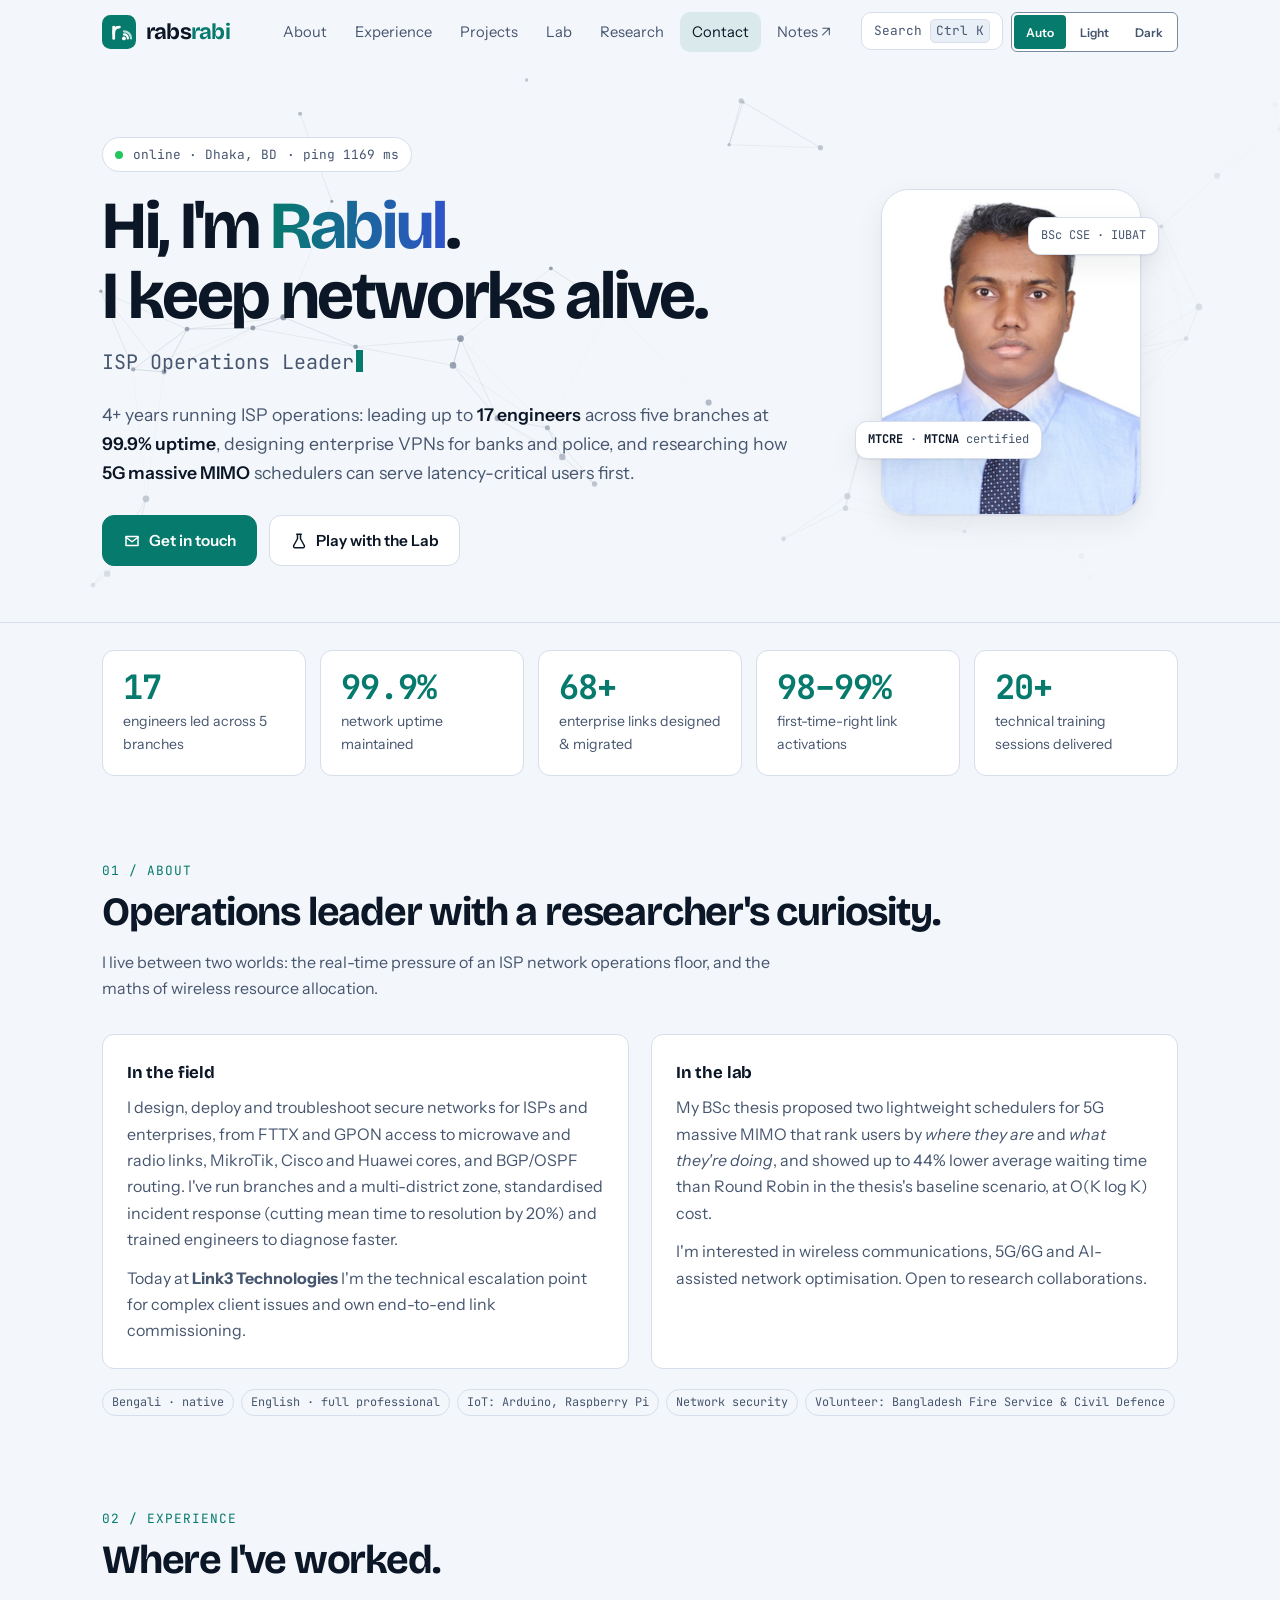
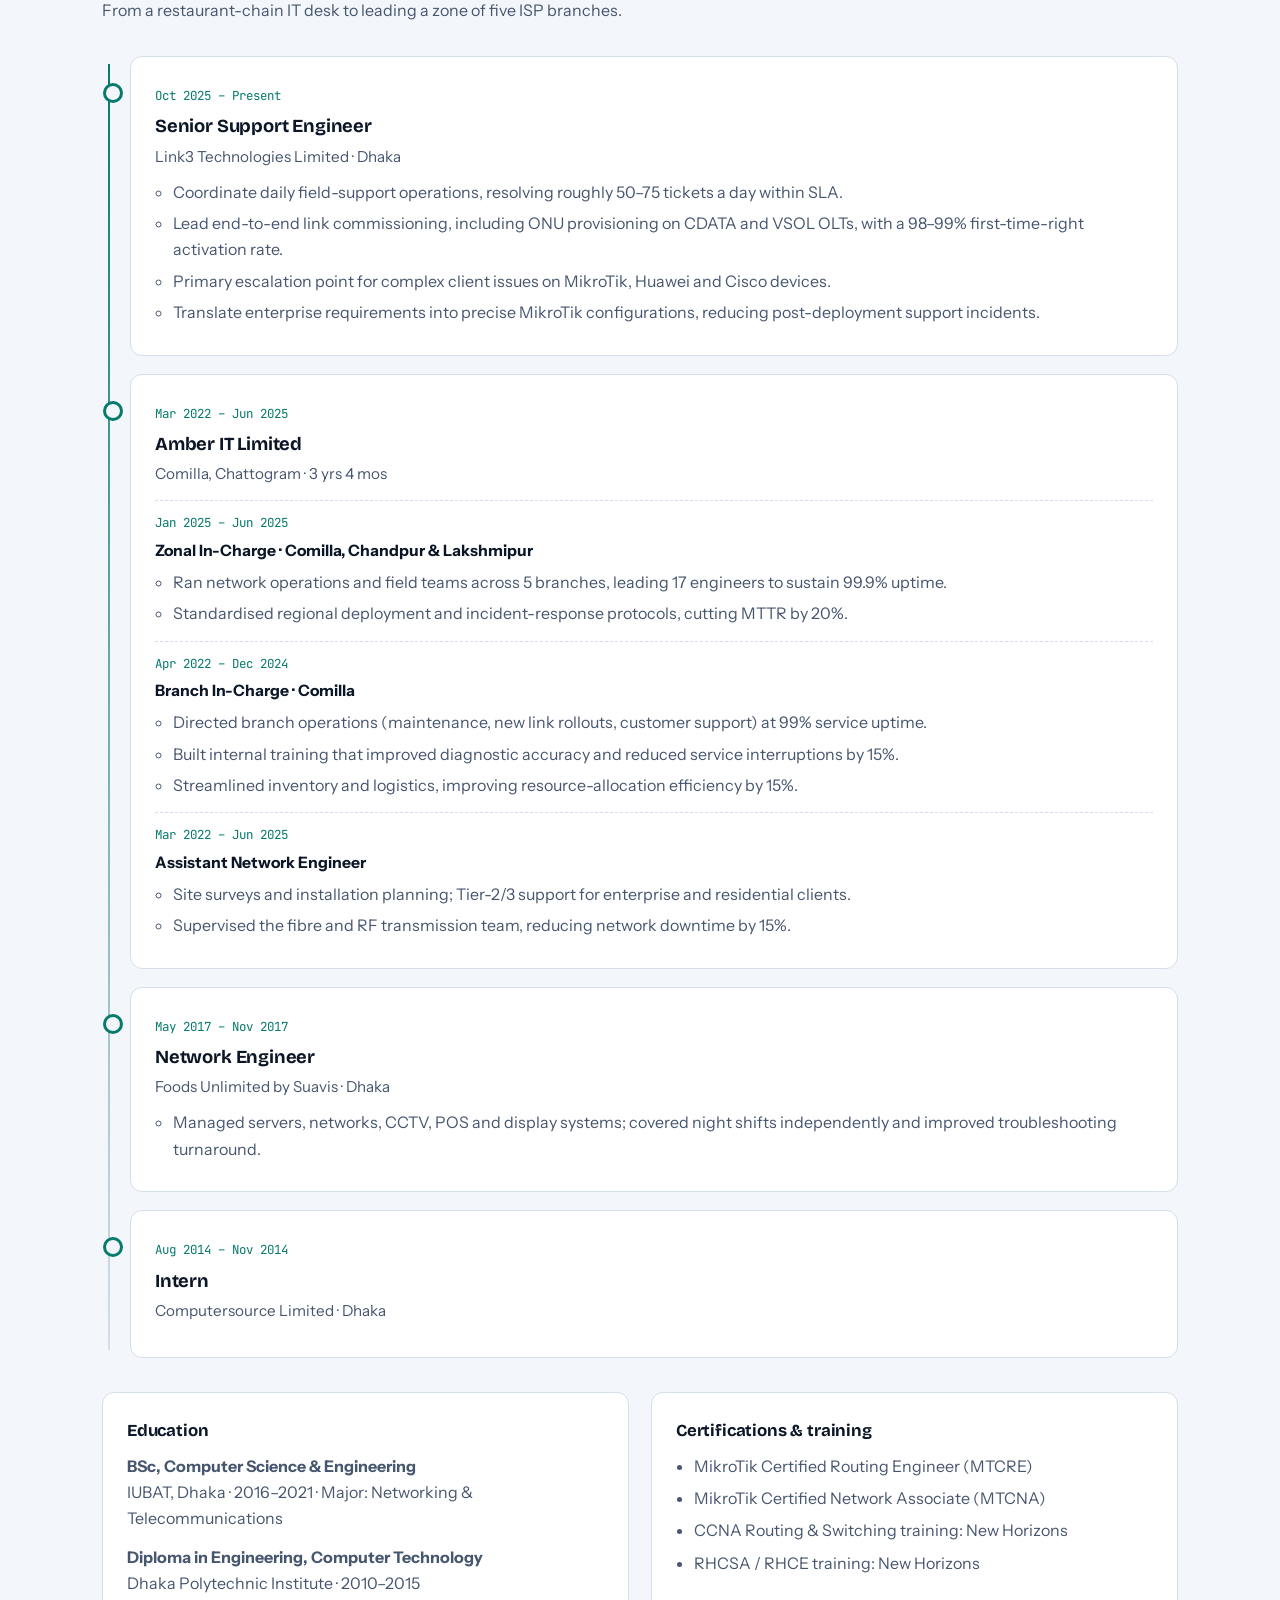
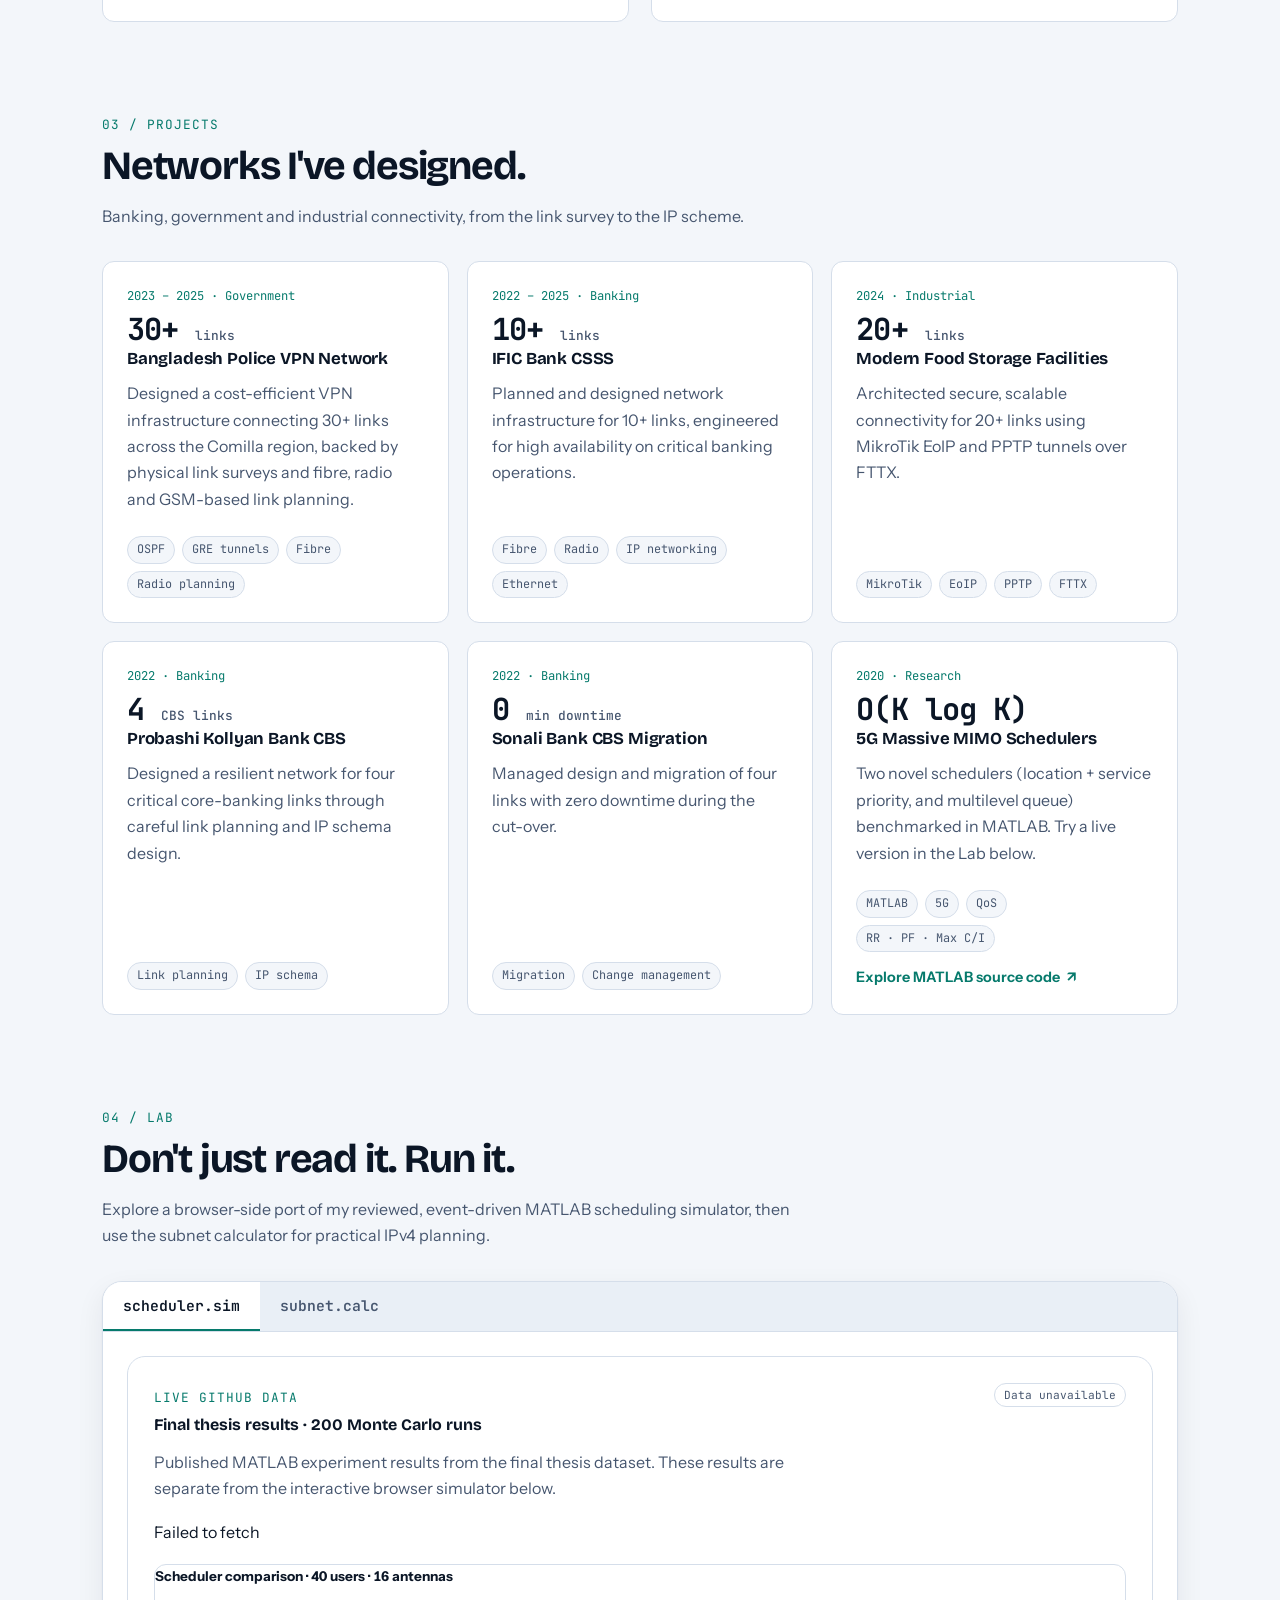
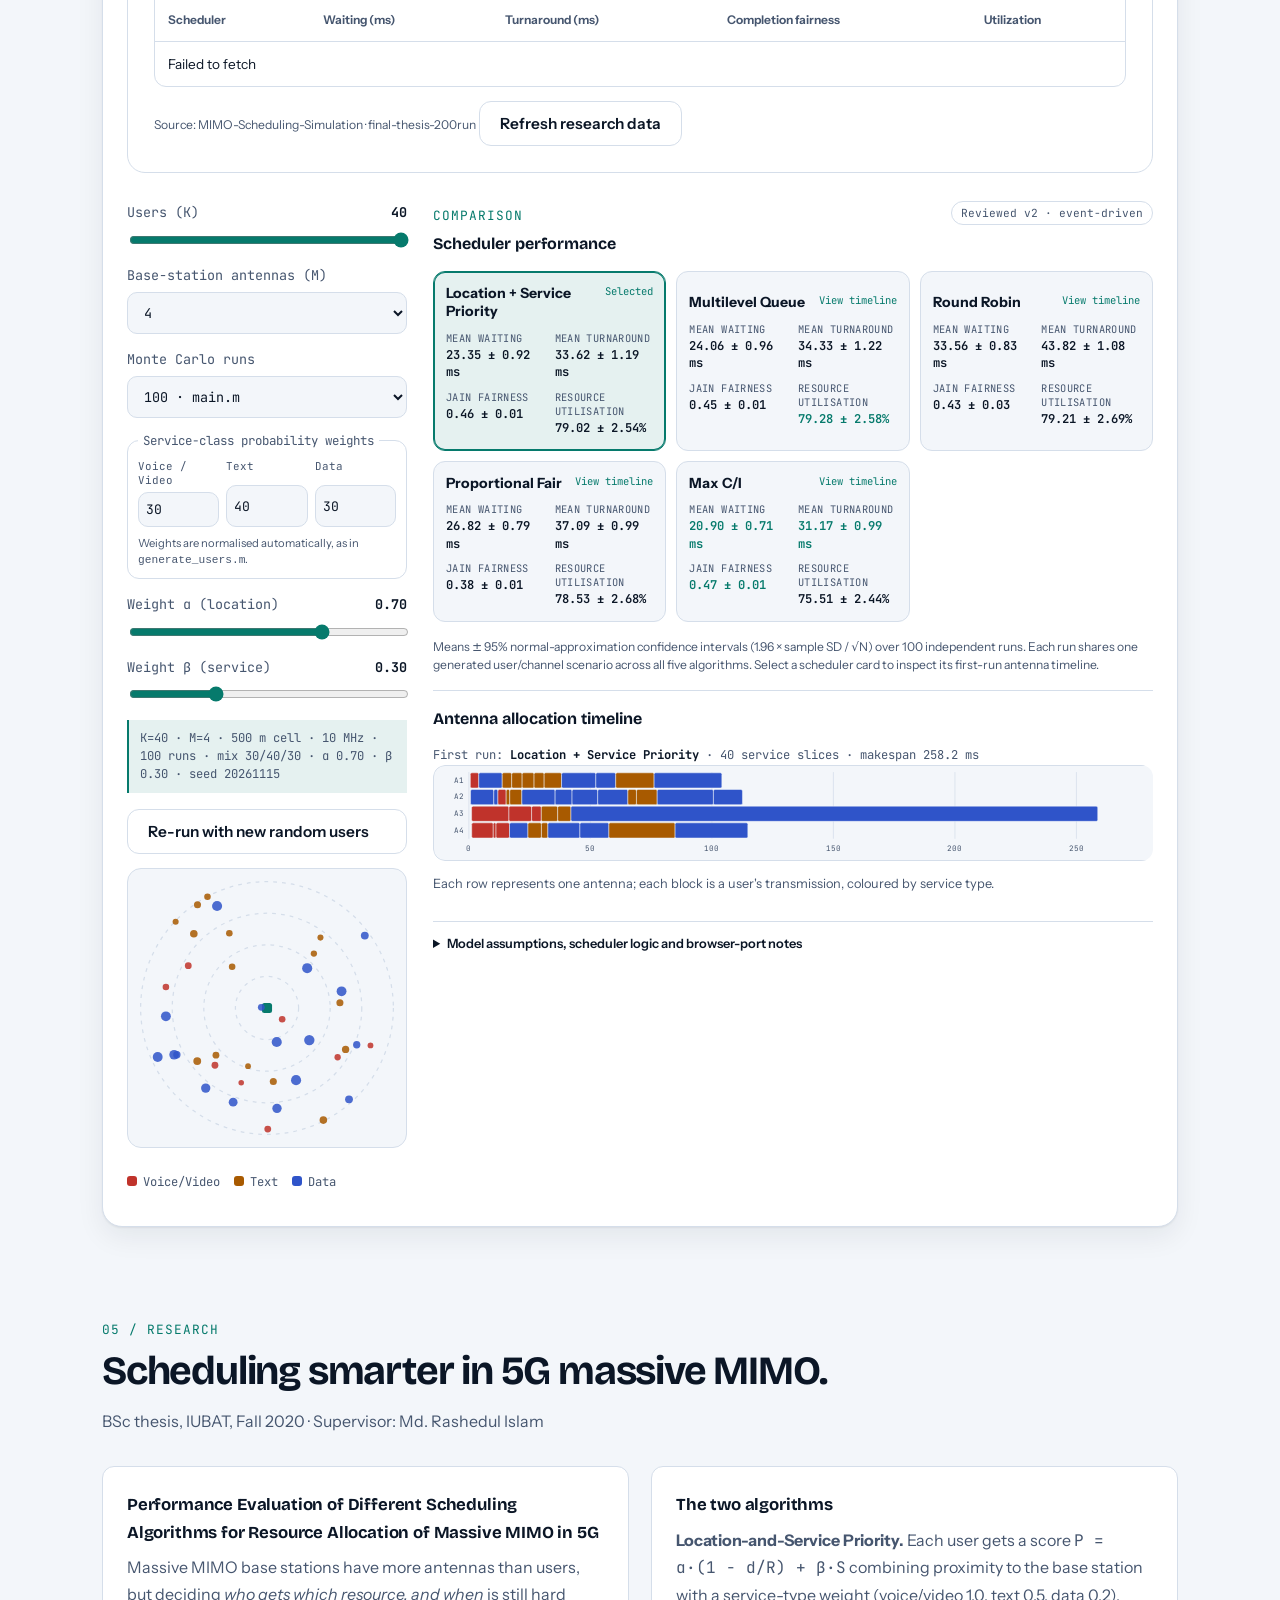
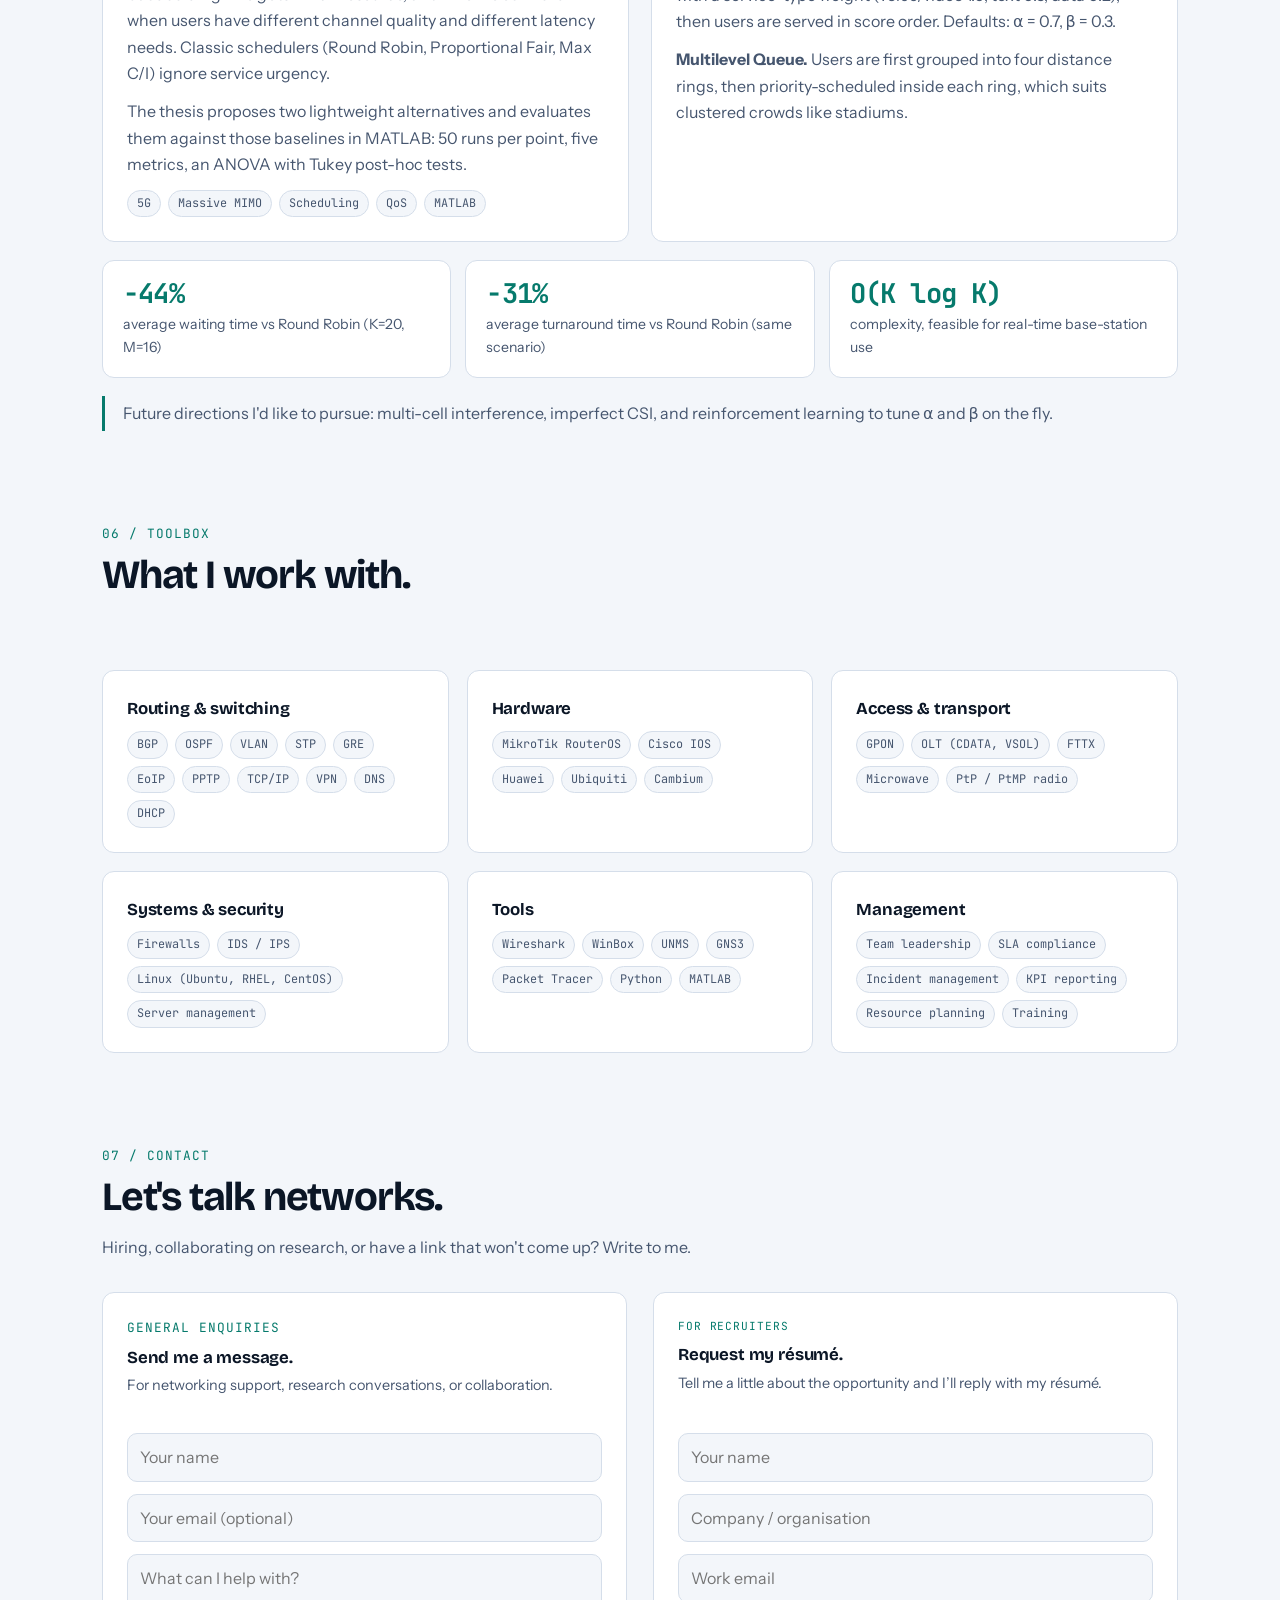
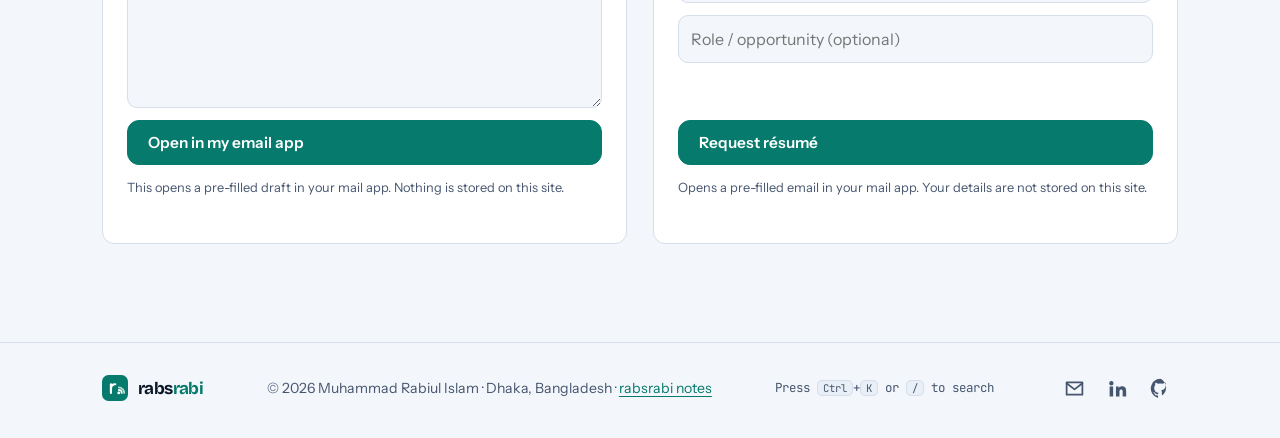
<file: index.html>
<!doctype html>
<html lang="en">
<head>
<meta charset="utf-8">
<meta name="viewport" content="width=device-width, initial-scale=1, viewport-fit=cover">
<title>Rabiul Islam — Network & Telecom Engineer</title>
<meta name="description" content="Rabiul Islam: network and telecommunication engineer, ISP operations lead and 5G massive MIMO researcher from Dhaka, Bangladesh. MikroTik MTCRE certified.">
<meta name="author" content="Muhammad Rabiul Islam">
<link rel="canonical" href="https://rabsrabi.com/">
<meta name="color-scheme" content="light dark">
<meta name="theme-color" content="#F3F6FA" media="(prefers-color-scheme: light)">
<meta name="theme-color" content="#080D17" media="(prefers-color-scheme: dark)">

<link rel="icon" href="/favicon.svg" type="image/svg+xml">
<link rel="icon" href="/favicon-32.png" sizes="32x32" type="image/png">
<link rel="apple-touch-icon" href="/apple-touch-icon.png">
<link rel="manifest" href="/site.webmanifest">

<meta property="og:type" content="website">
<meta property="og:site_name" content="Rabiul Islam">
<meta property="og:title" content="Rabiul Islam — Network & Telecom Engineer">
<meta property="og:description" content="ISP operations, MikroTik/Cisco/Huawei networks, and 5G massive MIMO scheduling research.">
<meta property="og:url" content="https://rabsrabi.com/">
<meta property="og:image" content="https://rabsrabi.com/og-image.png">
<meta name="twitter:card" content="summary_large_image">

<link rel="preconnect" href="https://fonts.googleapis.com">
<link rel="preconnect" href="https://fonts.gstatic.com" crossorigin>
<link rel="stylesheet" href="https://fonts.googleapis.com/css2?family=Bricolage+Grotesque:wght@500;600;700;800&family=Instrument+Sans:wght@400;500;600;700&family=JetBrains+Mono:wght@400;500;600&display=swap">
<link rel="stylesheet" href="/assets/brand/tokens.css">
<script>window.RABS_BRAND = { palette: false };</script>
<script src="/assets/brand/brand.js"></script>
<link rel="stylesheet" href="/assets/style.css?v=brand-20261118">

<script type="application/ld+json">
{
  "@context": "https://schema.org",
  "@type": "Person",
  "name": "Muhammad Rabiul Islam",
  "alternateName": "Rabiul Islam",
  "url": "https://rabsrabi.com/",
  "image": "https://rabsrabi.com/assets/photo.jpg",
  "jobTitle": "Senior Support Engineer",
  "worksFor": { "@type": "Organization", "name": "Link3 Technologies Limited" },
  "alumniOf": { "@type": "CollegeOrUniversity", "name": "International University of Business Agriculture and Technology" },
  "address": { "@type": "PostalAddress", "addressLocality": "Dhaka", "addressCountry": "BD" },
  "sameAs": ["https://www.linkedin.com/in/rabsrabi26", "https://github.com/rabsrabi26"],
  "knowsAbout": ["ISP operations", "MikroTik RouterOS", "BGP", "OSPF", "GPON", "5G massive MIMO", "Network design"]
}
</script>
</head>
<body>
<a class="skip" href="#main">Skip to content</a>

<header class="nav" id="nav">
  <div class="wrap nav-in">
    <a class="lockup" href="#top" aria-label="rabsrabi, home">
      <svg class="mark" aria-hidden="true"><use href="#rs-mark"/></svg>
      <span class="wm">rabs<i>rabi</i></span>
    </a>
    <nav class="links" id="links" aria-label="Primary">
      <a href="#about">About</a>
      <a href="#experience">Experience</a>
      <a href="#projects">Projects</a>
      <a href="#lab">Lab</a>
      <a href="#research">Research</a>
      <a href="#contact">Contact</a>
      <a href="https://blog.rabsrabi.com/">Notes <span aria-hidden="true">&nearr;</span></a>
      <div class="seg seg-menu" role="group" aria-label="Theme">
        <button type="button" data-theme-choice="auto" aria-pressed="true">Auto</button>
        <button type="button" data-theme-choice="light" aria-pressed="false">Light</button>
        <button type="button" data-theme-choice="dark" aria-pressed="false">Dark</button>
      </div>
    </nav>
    <div class="tools">
      <button class="kbd-btn" id="palBtn" aria-label="Open site search" aria-haspopup="dialog" aria-controls="palBg" aria-expanded="false"><span>Search</span><kbd>Ctrl K</kbd></button>
      <div class="seg seg-head" role="group" aria-label="Theme">
        <button type="button" data-theme-choice="auto" aria-pressed="true">Auto</button>
        <button type="button" data-theme-choice="light" aria-pressed="false">Light</button>
        <button type="button" data-theme-choice="dark" aria-pressed="false">Dark</button>
      </div>
      <button class="icon-btn menu-btn" id="menuBtn" aria-label="Menu" aria-expanded="false" aria-controls="links">
        <svg viewBox="0 0 24 24" fill="none" stroke="currentColor" stroke-width="2" stroke-linecap="round"><path d="M4 7h16M4 12h16M4 17h16"/></svg>
      </button>
    </div>
  </div>
</header>

<main id="main">
<!-- ================= HERO ================= -->
<div class="hero" id="top">
  <canvas id="net" aria-hidden="true"></canvas>
  <div class="wrap hero-in">
    <div>
      <span class="chip"><i class="dot"></i><span>online · Dhaka, BD</span><span class="dim" id="ping">· ping …</span></span>
      <h1>Hi, I'm <span class="grad">Rabiul</span>.<br>I keep networks alive.</h1>
      <div class="role" aria-live="off"><span id="typed">Network &amp; Telecom Engineer</span><span class="caret"></span></div>
      <p class="lede">4+ years running ISP operations: leading up to <strong>17 engineers</strong> across five branches at <strong>99.9% uptime</strong>, designing enterprise VPNs for banks and police, and researching how <strong>5G massive&nbsp;MIMO</strong> schedulers can serve latency-critical users first.</p>
      <div class="cta">
        <a class="btn primary" href="#contact"><svg viewBox="0 0 24 24" fill="none" stroke="currentColor" stroke-width="2" stroke-linecap="round" stroke-linejoin="round"><path d="M4 6h16v12H4z"/><path d="m4 7 8 6 8-6"/></svg>Get in touch</a>
        <a class="btn" href="#lab"><svg viewBox="0 0 24 24" fill="none" stroke="currentColor" stroke-width="2" stroke-linecap="round" stroke-linejoin="round"><path d="M9 3h6M10 3v6l-5 9a2 2 0 0 0 2 3h10a2 2 0 0 0 2-3l-5-9V3"/></svg>Play with the Lab</a>
      </div>
    </div>
    <div class="portrait" id="portrait">
      <div class="frame">
        <img src="/assets/photo.jpg" width="640" height="800" alt="Portrait of Rabiul Islam in a blue shirt and navy tie" fetchpriority="high">
        <div class="mono-fallback" aria-hidden="true">RI</div>
      </div>
      <span class="badge a"><b>MTCRE</b> · <b>MTCNA</b> certified</span>
      <span class="badge b">BSc CSE · IUBAT</span>
    </div>
  </div>
</div>

<div class="wrap">
  <div class="stats" id="stats">
    <div class="stat rv"><div class="n"><span data-count="17">0</span></div><div class="l">engineers led across 5 branches</div></div>
    <div class="stat rv"><div class="n"><span data-count="99.9" data-dec="1">0</span>%</div><div class="l">network uptime maintained</div></div>
    <div class="stat rv"><div class="n"><span data-count="68">0</span>+</div><div class="l">enterprise links designed &amp; migrated</div></div>
    <div class="stat rv"><div class="n"><span data-count="98">0</span>–99%</div><div class="l">first-time-right link activations</div></div>
    <div class="stat rv"><div class="n"><span data-count="20">0</span>+</div><div class="l">technical training sessions delivered</div></div>
  </div>
</div>

<!-- ================= ABOUT ================= -->
<section id="about"><div class="wrap">
  <div class="eyebrow">01 / about</div>
  <h2>Operations leader with a researcher's curiosity.</h2>
  <p class="sub">I live between two worlds: the real-time pressure of an ISP network operations floor, and the maths of wireless resource allocation.</p>
  <div class="grid2">
    <div class="card rv">
      <h3>In the field</h3>
      <p>I design, deploy and troubleshoot secure networks for ISPs and enterprises, from FTTX and GPON access to microwave and radio links, MikroTik, Cisco and Huawei cores, and BGP/OSPF routing. I've run branches and a multi-district zone, standardised incident response (cutting mean time to resolution by 20%) and trained engineers to diagnose faster.</p>
      <p>Today at <strong>Link3 Technologies</strong> I'm the technical escalation point for complex client issues and own end-to-end link commissioning.</p>
    </div>
    <div class="card rv">
      <h3>In the lab</h3>
      <p>My BSc thesis proposed two lightweight schedulers for 5G massive MIMO that rank users by <em>where they are</em> and <em>what they're doing</em>, and showed up to 44% lower average waiting time than Round Robin in the thesis's baseline scenario, at O(K log K) cost.</p>
      <p>I'm interested in wireless communications, 5G/6G and AI-assisted network optimisation. Open to research collaborations.</p>
    </div>
  </div>
  <div class="tags rv" style="margin-top:20px">
    <span class="tag">Bengali · native</span><span class="tag">English · full professional</span>
    <span class="tag">IoT: Arduino, Raspberry Pi</span><span class="tag">Network security</span>
    <span class="tag">Volunteer: Bangladesh Fire Service &amp; Civil Defence</span>
  </div>
</div></section>

<!-- ================= EXPERIENCE ================= -->
<section id="experience"><div class="wrap">
  <div class="eyebrow">02 / experience</div>
  <h2>Where I've worked.</h2>
  <p class="sub">From a restaurant-chain IT desk to leading a zone of five ISP branches.</p>
  <ol class="tl">
    <li class="card rv">
      <span class="when">Oct 2025 – Present</span>
      <h3>Senior Support Engineer</h3>
      <div class="org">Link3 Technologies Limited · Dhaka</div>
      <ul>
        <li>Coordinate daily field-support operations, resolving roughly 50–75 tickets a day within SLA.</li>
        <li>Lead end-to-end link commissioning, including ONU provisioning on CDATA and VSOL OLTs, with a 98–99% first-time-right activation rate.</li>
        <li>Primary escalation point for complex client issues on MikroTik, Huawei and Cisco devices.</li>
        <li>Translate enterprise requirements into precise MikroTik configurations, reducing post-deployment support incidents.</li>
      </ul>
    </li>
    <li class="card rv">
      <span class="when">Mar 2022 – Jun 2025</span>
      <h3>Amber IT Limited</h3>
      <div class="org">Comilla, Chattogram · 3 yrs 4 mos</div>
      <div class="subrole">
        <span class="when">Jan 2025 – Jun 2025</span>
        <h4>Zonal In-Charge · Comilla, Chandpur &amp; Lakshmipur</h4>
        <ul>
          <li>Ran network operations and field teams across 5 branches, leading 17 engineers to sustain 99.9% uptime.</li>
          <li>Standardised regional deployment and incident-response protocols, cutting MTTR by 20%.</li>
        </ul>
      </div>
      <div class="subrole">
        <span class="when">Apr 2022 – Dec 2024</span>
        <h4>Branch In-Charge · Comilla</h4>
        <ul>
          <li>Directed branch operations (maintenance, new link rollouts, customer support) at 99% service uptime.</li>
          <li>Built internal training that improved diagnostic accuracy and reduced service interruptions by 15%.</li>
          <li>Streamlined inventory and logistics, improving resource-allocation efficiency by 15%.</li>
        </ul>
      </div>
      <div class="subrole">
        <span class="when">Mar 2022 – Jun 2025</span>
        <h4>Assistant Network Engineer</h4>
        <ul>
          <li>Site surveys and installation planning; Tier-2/3 support for enterprise and residential clients.</li>
          <li>Supervised the fibre and RF transmission team, reducing network downtime by 15%.</li>
        </ul>
      </div>
    </li>
    <li class="card rv">
      <span class="when">May 2017 – Nov 2017</span>
      <h3>Network Engineer</h3>
      <div class="org">Foods Unlimited by Suavis · Dhaka</div>
      <ul><li>Managed servers, networks, CCTV, POS and display systems; covered night shifts independently and improved troubleshooting turnaround.</li></ul>
    </li>
    <li class="card rv">
      <span class="when">Aug 2014 – Nov 2014</span>
      <h3>Intern</h3>
      <div class="org">Computersource Limited · Dhaka</div>
    </li>
  </ol>

  <div class="grid2" style="margin-top:34px">
    <div class="card rv">
      <h3>Education</h3>
      <p><strong>BSc, Computer Science &amp; Engineering</strong><br>IUBAT, Dhaka · 2016–2021 · Major: Networking &amp; Telecommunications</p>
      <p><strong>Diploma in Engineering, Computer Technology</strong><br>Dhaka Polytechnic Institute · 2010–2015</p>
    </div>
    <div class="card rv">
      <h3>Certifications &amp; training</h3>
      <ul class="list-plain">
        <li>MikroTik Certified Routing Engineer (MTCRE)</li>
        <li>MikroTik Certified Network Associate (MTCNA)</li>
        <li>CCNA Routing &amp; Switching training: New Horizons</li>
        <li>RHCSA / RHCE training: New Horizons</li>
      </ul>
    </div>
  </div>
</div></section>

<!-- ================= PROJECTS ================= -->
<section id="projects"><div class="wrap">
  <div class="eyebrow">03 / projects</div>
  <h2>Networks I've designed.</h2>
  <p class="sub">Banking, government and industrial connectivity, from the link survey to the IP scheme.</p>
  <div class="projects">
    <article class="card proj rv">
      <div class="meta">2023 – 2025 · Government</div>
      <div class="big">30+ <small>links</small></div>
      <h3>Bangladesh Police VPN Network</h3>
      <p>Designed a cost-efficient VPN infrastructure connecting 30+ links across the Comilla region, backed by physical link surveys and fibre, radio and GSM-based link planning.</p>
      <div class="tags"><span class="tag">OSPF</span><span class="tag">GRE tunnels</span><span class="tag">Fibre</span><span class="tag">Radio planning</span></div>
    </article>
    <article class="card proj rv">
      <div class="meta">2022 – 2025 · Banking</div>
      <div class="big">10+ <small>links</small></div>
      <h3>IFIC Bank CSSS</h3>
      <p>Planned and designed network infrastructure for 10+ links, engineered for high availability on critical banking operations.</p>
      <div class="tags"><span class="tag">Fibre</span><span class="tag">Radio</span><span class="tag">IP networking</span><span class="tag">Ethernet</span></div>
    </article>
    <article class="card proj rv">
      <div class="meta">2024 · Industrial</div>
      <div class="big">20+ <small>links</small></div>
      <h3>Modern Food Storage Facilities</h3>
      <p>Architected secure, scalable connectivity for 20+ links using MikroTik EoIP and PPTP tunnels over FTTX.</p>
      <div class="tags"><span class="tag">MikroTik</span><span class="tag">EoIP</span><span class="tag">PPTP</span><span class="tag">FTTX</span></div>
    </article>
    <article class="card proj rv">
      <div class="meta">2022 · Banking</div>
      <div class="big">4 <small>CBS links</small></div>
      <h3>Probashi Kollyan Bank CBS</h3>
      <p>Designed a resilient network for four critical core-banking links through careful link planning and IP schema design.</p>
      <div class="tags"><span class="tag">Link planning</span><span class="tag">IP schema</span></div>
    </article>
    <article class="card proj rv">
      <div class="meta">2022 · Banking</div>
      <div class="big">0 <small>min downtime</small></div>
      <h3>Sonali Bank CBS Migration</h3>
      <p>Managed design and migration of four links with zero downtime during the cut-over.</p>
      <div class="tags"><span class="tag">Migration</span><span class="tag">Change management</span></div>
    </article>
    <article class="card proj rv">
      <div class="meta">2020 · Research</div>
      <div class="big">O(K log K)</div>
      <h3>5G Massive MIMO Schedulers</h3>
      <p>Two novel schedulers (location + service priority, and multilevel queue) benchmarked in MATLAB. Try a live version in the Lab below.</p>
      <div class="tags"><span class="tag">MATLAB</span><span class="tag">5G</span><span class="tag">QoS</span><span class="tag">RR · PF · Max C/I</span></div>
      <a class="project-link" href="https://github.com/rabsrabi26/MIMO-Scheduling-Simulation" target="_blank" rel="noopener noreferrer">Explore MATLAB source code <span aria-hidden="true">↗</span></a>
    </article>
  </div>
</div></section>

<!-- ================= LAB ================= -->
<section id="lab"><div class="wrap">
  <div class="eyebrow">04 / lab</div>
  <h2>Don't just read it. Run it.</h2>
  <p class="sub">Explore a browser-side port of my reviewed, event-driven MATLAB scheduling simulator, then use the subnet calculator for practical IPv4 planning.</p>

  <div class="lab rv">
    <div class="tabs" role="tablist" aria-label="Lab tools">
      <button role="tab" id="tab-sim" aria-selected="true" aria-controls="pane-sim">scheduler.sim</button>
      <button role="tab" id="tab-sub" aria-selected="false" aria-controls="pane-sub" tabindex="-1">subnet.calc</button>
    </div>

    <!-- simulator -->
    <div class="pane on" id="pane-sim" role="tabpanel" aria-labelledby="tab-sim">
                  <!-- Live MATLAB research results -->
      <section class="research-live" aria-labelledby="research-live-title">
        <div class="results-heading">
          <div>
            <span class="eyebrow">Live GitHub data</span>
            <h3 id="research-live-title">Final thesis results · 200 Monte Carlo runs</h3>
          </div>
          <span class="sim-tag" id="researchStatus">Connecting to GitHub…</span>
        </div>

        <p class="sub">
          Published MATLAB experiment results from the final thesis dataset.
          These results are separate from the interactive browser simulator below.
        </p>

        <div class="result-grid" id="researchSummary" aria-live="polite">
          <p class="note">Loading research data…</p>
        </div>

        <div class="mini scroll-x" style="margin-top:18px">
          <table class="rtable" id="researchTable">
            <caption>Scheduler comparison · 40 users · 16 antennas</caption>
            <thead>
              <tr>
                <th>Scheduler</th>
                <th>Waiting (ms)</th>
                <th>Turnaround (ms)</th>
                <th>Completion fairness</th>
                <th>Utilization</th>
              </tr>
            </thead>
            <tbody>
              <tr><td colspan="5">Waiting for GitHub data…</td></tr>
            </tbody>
          </table>
        </div>

        <div class="row" style="justify-content:space-between;align-items:center;margin-top:14px">
          <small class="sim-meta" id="researchUpdated">Source: MIMO-Scheduling-Simulation · final-thesis-200run</small>
          <button class="btn" id="refreshResearch" type="button">Refresh research data</button>
        </div>
      </section>
      <div class="sim">
        <aside class="ctrl" aria-label="Simulation settings">
          <label><span>Users (K) <b id="vK">40</b></span><input type="range" id="K" min="10" max="40" step="10" value="40"></label>
          <label><span>Base-station antennas (M)</span><select id="M"><option value="4" selected>4</option><option value="8">8</option><option value="16">16 · main.m</option><option value="32">32</option><option value="64">64</option></select></label>
          <label><span>Monte Carlo runs</span><select id="Runs"><option value="50">50 · sensitivity study</option><option value="100" selected>100 · main.m</option></select></label>
          <fieldset class="mix-control">
            <legend>Service-class probability weights</legend>
            <div class="mix-grid">
              <label for="P0">Voice / Video<input type="number" id="P0" min="0" max="100" step="1" value="30"></label>
              <label for="P1">Text<input type="number" id="P1" min="0" max="100" step="1" value="40"></label>
              <label for="P2">Data<input type="number" id="P2" min="0" max="100" step="1" value="30"></label>
            </div>
            <small>Weights are normalised automatically, as in <code>generate_users.m</code>.</small>
          </fieldset>
          <label><span>Weight α (location) <b id="vA">0.70</b></span><input type="range" id="A" min="0" max="1" step="0.05" value="0.7"></label>
          <label><span>Weight β (service) <b id="vB">0.30</b></span><input type="range" id="B" min="0" max="1" step="0.05" value="0.3"></label>
          <p class="sim-meta" id="simMeta">500 m cell · 10 MHz · log-distance path loss · uniform-by-area users</p>
          <button class="btn" id="reroll" type="button">Re-run with new random users</button>
          <svg id="cell" class="cellmap" viewBox="-110 -110 220 220" role="img" aria-label="Uniformly distributed users around the base station"></svg>
          <div class="legend"><span><i style="background:var(--t0)"></i>Voice/Video</span><span><i style="background:var(--t1)"></i>Text</span><span><i style="background:var(--t2)"></i>Data</span></div>
        </aside>
        <div class="sim-results">
          <div class="results-heading">
            <div><span class="eyebrow">Comparison</span><h3>Scheduler performance</h3></div>
            <span class="sim-tag">Reviewed v2 · event-driven</span>
          </div>
          <div class="result-grid" id="resultGrid" role="group" aria-label="Scheduler performance results"></div>
          <p class="note sim-meta" id="simCI">Monte Carlo means ± 95% normal-approximation confidence intervals. Select a scheduler card to inspect its first-run antenna timeline.</p>
          <div class="timeline-panel">
            <div class="timeline-heading">
              <h3>Antenna allocation timeline</h3>
              <div class="legend" id="gtitle"></div>
            </div>
            <div class="gantt-scroll"><svg id="gantt" class="gantt" role="img" aria-label="Gantt chart of antenna usage"></svg></div>
            <p class="note">Each row represents one antenna; each block is a user's transmission, coloured by service type.</p>
          </div>
          <details class="lab-details">
            <summary>Model assumptions, scheduler logic and browser-port notes</summary>
            <p>This Lab is based on the uploaded <code>MIMO-Scheduling-Simulation-Reviewed-v2</code> package: <code>default_config.m</code>, <code>generate_users.m</code>, <code>calculate_channel.m</code>, <code>scheduler_simulate.m</code> and <code>run_experiment.m</code>. It uses a 500&nbsp;m cell, users uniform by area, 10&nbsp;MHz configured bandwidth, −104&nbsp;dBm noise power, 30&nbsp;dBm transmit reference power, 30&nbsp;dB path loss at 1&nbsp;m, path-loss exponent 3.5, 8&nbsp;dB log-normal shadowing, 0–10&nbsp;ms arrivals and service workloads of 1–5, 2–8 and 5–15&nbsp;ms.</p>
            <p>Each antenna is modelled as an independent service server. Channel gain is converted to SNR and Shannon spectral efficiency, then normalised into a per-user rate factor. Priority combines distance and service class; Multilevel Queue uses strict distance-band priority and the same within-queue priority rule; Round Robin uses a 2&nbsp;ms preemption quantum; Proportional Fair uses a 1&nbsp;ms interval and 10&nbsp;ms exponential averaging; Max C/I chooses the eligible user with the highest SNR. A user cannot occupy more than one antenna at a time.</p>
            <p><strong>Browser-port correction:</strong> the reviewed MATLAB event loop can stall when every antenna is idle and no user has arrived yet: it keeps selecting the same idle server while other idle-server timestamps remain at zero. The browser port advances to the next arrival or active service event, then dispatches all idle servers. This preserves the intended event-driven scheduling model and prevents a non-advancing loop. The browser uses a deterministic JavaScript random stream, not MATLAB's exact <code>mt19937ar</code> stream, so individual numeric results will differ even with the same seed.</p>
            <p><strong>Scope:</strong> this package is a large-scale channel-aware multi-server scheduling abstraction, not a complete physical-layer Massive MIMO simulator. It does not implement channel vectors, precoding/combining, antenna correlation, spatial multiplexing or multi-user interference. The configured bandwidth is documented in the model, while the current channel calculation uses the configured noise and transmit powers to derive SNR and spectral efficiency.</p>
          </details>
        </div>
      </div>
    </div>

    <!-- subnet -->
    <div class="pane" id="pane-sub" role="tabpanel" aria-labelledby="tab-sub" hidden>
      <form id="subForm" class="row2" autocomplete="off" novalidate>
        <label class="sr-only" for="ip">IPv4 address</label>
        <input type="text" id="ip" value="192.168.10.37" inputmode="decimal" spellcheck="false" placeholder="192.168.10.37">
        <label class="sr-only" for="cidr">Prefix length</label>
        <input type="number" id="cidr" min="0" max="32" value="26" aria-label="Prefix length">
      </form>
      <div id="subOut" aria-live="polite"></div>
      <h3 style="margin:22px 0 8px;font-size:1rem">Split into smaller subnets</h3>
      <div class="ctrl" style="max-width:320px"><label for="split">New prefix length</label><input type="number" id="split" min="1" max="32" value="28"></div>
      <div class="mini scroll-x" style="margin-top:12px"><table class="rtable" id="splitTable"></table></div>
    </div>
  </div>
</div></section>

<!-- ================= RESEARCH ================= -->
<section id="research"><div class="wrap">
  <div class="eyebrow">05 / research</div>
  <h2>Scheduling smarter in 5G massive MIMO.</h2>
  <p class="sub">BSc thesis, IUBAT, Fall 2020 · Supervisor: Md. Rashedul Islam</p>
  <div class="grid2">
    <div class="card rv">
      <h3>Performance Evaluation of Different Scheduling Algorithms for Resource Allocation of Massive MIMO in 5G</h3>
      <p>Massive MIMO base stations have more antennas than users, but deciding <em>who gets which resource, and when</em> is still hard when users have different channel quality and different latency needs. Classic schedulers (Round Robin, Proportional Fair, Max C/I) ignore service urgency.</p>
      <p>The thesis proposes two lightweight alternatives and evaluates them against those baselines in MATLAB: 50 runs per point, five metrics, an ANOVA with Tukey post-hoc tests.</p>
      <div class="tags"><span class="tag">5G</span><span class="tag">Massive MIMO</span><span class="tag">Scheduling</span><span class="tag">QoS</span><span class="tag">MATLAB</span></div>
    </div>
    <div class="card rv">
      <h3>The two algorithms</h3>
      <p><strong>Location-and-Service Priority.</strong> Each user gets a score <span class="mono">P = α·(1 − d/R) + β·S</span> combining proximity to the base station with a service-type weight (voice/video 1.0, text 0.5, data 0.2), then users are served in score order. Defaults: α = 0.7, β = 0.3.</p>
      <p><strong>Multilevel Queue.</strong> Users are first grouped into four distance rings, then priority-scheduled inside each ring, which suits clustered crowds like stadiums.</p>
    </div>
  </div>
  <div class="fig">
    <div class="stat rv"><div class="n">−44%</div><div class="l">average waiting time vs Round Robin (K=20, M=16)</div></div>
    <div class="stat rv"><div class="n">−31%</div><div class="l">average turnaround time vs Round Robin (same scenario)</div></div>
    <div class="stat rv"><div class="n">O(K log K)</div><div class="l">complexity, feasible for real-time base-station use</div></div>
  </div>
  <p class="quote rv">Future directions I'd like to pursue: multi-cell interference, imperfect CSI, and reinforcement learning to tune α and β on the fly.</p>
</div></section>

<!-- ================= SKILLS ================= -->
<section id="skills"><div class="wrap">
  <div class="eyebrow">06 / toolbox</div>
  <h2>What I work with.</h2>
  <p class="sub">&nbsp;</p>
  <div class="skills">
    <div class="card rv"><h3>Routing &amp; switching</h3><div class="tags"><span class="tag">BGP</span><span class="tag">OSPF</span><span class="tag">VLAN</span><span class="tag">STP</span><span class="tag">GRE</span><span class="tag">EoIP</span><span class="tag">PPTP</span><span class="tag">TCP/IP</span><span class="tag">VPN</span><span class="tag">DNS</span><span class="tag">DHCP</span></div></div>
    <div class="card rv"><h3>Hardware</h3><div class="tags"><span class="tag">MikroTik RouterOS</span><span class="tag">Cisco IOS</span><span class="tag">Huawei</span><span class="tag">Ubiquiti</span><span class="tag">Cambium</span></div></div>
    <div class="card rv"><h3>Access &amp; transport</h3><div class="tags"><span class="tag">GPON</span><span class="tag">OLT (CDATA, VSOL)</span><span class="tag">FTTX</span><span class="tag">Microwave</span><span class="tag">PtP / PtMP radio</span></div></div>
    <div class="card rv"><h3>Systems &amp; security</h3><div class="tags"><span class="tag">Firewalls</span><span class="tag">IDS / IPS</span><span class="tag">Linux (Ubuntu, RHEL, CentOS)</span><span class="tag">Server management</span></div></div>
    <div class="card rv"><h3>Tools</h3><div class="tags"><span class="tag">Wireshark</span><span class="tag">WinBox</span><span class="tag">UNMS</span><span class="tag">GNS3</span><span class="tag">Packet Tracer</span><span class="tag">Python</span><span class="tag">MATLAB</span></div></div>
    <div class="card rv"><h3>Management</h3><div class="tags"><span class="tag">Team leadership</span><span class="tag">SLA compliance</span><span class="tag">Incident management</span><span class="tag">KPI reporting</span><span class="tag">Resource planning</span><span class="tag">Training</span></div></div>
  </div>
</div></section>

<!-- ================= CONTACT ================= -->
<section id="contact"><div class="wrap">
  <div class="eyebrow">07 / contact</div>
  <h2>Let's talk networks.</h2>
  <p class="sub">Hiring, collaborating on research, or have a link that won't come up? Write to me.</p>
  <div class="contact">
    <form class="cf card rv" id="cf" novalidate>
      <div class="contact-intro">
        <div class="eyebrow">General enquiries</div>
        <h3>Send me a message.</h3>
        <p>For networking support, research conversations, or collaboration.</p>
      </div>
      <label class="sr-only" for="cn">Your name</label><input id="cn" type="text" placeholder="Your name" autocomplete="name">
      <label class="sr-only" for="ce">Your email</label><input id="ce" type="text" inputmode="email" placeholder="Your email (optional)" autocomplete="email">
      <label class="sr-only" for="cm">Message</label><textarea id="cm" rows="5" placeholder="What can I help with?"></textarea>
      <button class="btn primary" type="submit">Open in my email app</button>
      <p class="note" style="margin:0">This opens a pre-filled draft in your mail app. Nothing is stored on this site.</p>
    </form>
    <form class="request-cv card rv" id="resumeRequestForm" novalidate>
        <div>
          <div class="eyebrow">For recruiters</div>
          <h3>Request my résumé.</h3>
          <p class="note" style="margin:0">Tell me a little about the opportunity and I’ll reply with my résumé.</p>
        </div>
        <label class="sr-only" for="rn">Your name</label>
        <input id="rn" name="name" type="text" placeholder="Your name" autocomplete="name" required>
        <label class="sr-only" for="rc">Company or organisation</label>
        <input id="rc" name="company" type="text" placeholder="Company / organisation" autocomplete="organization" required>
        <label class="sr-only" for="re">Your work email</label>
        <input id="re" name="email" type="email" inputmode="email" placeholder="Work email" autocomplete="email" required>
        <label class="sr-only" for="rr">Role or opportunity</label>
        <input id="rr" name="role" type="text" placeholder="Role / opportunity (optional)" autocomplete="off">
        <div class="form-spacer" aria-hidden="true"></div>
        <button class="btn primary" type="submit">Request résumé</button>
        <p class="note" style="margin:0">Opens a pre-filled email in your mail app. Your details are not stored on this site.</p>
      </form>
  </div>
</div></section>
</main>

<footer>
  <div class="wrap">
    <a class="lockup" href="#top" aria-label="rabsrabi, back to top"><svg class="mark" style="width:26px;height:26px" aria-hidden="true"><use href="#rs-mark"/></svg><span class="wm" style="font-size:17px">rabs<i>rabi</i></span></a>
    <span>© <span id="yr">2026</span> Muhammad Rabiul Islam · Dhaka, Bangladesh · <a href="https://blog.rabsrabi.com/">rabsrabi notes</a></span>
    <span class="mono footer-hint">Press <kbd>Ctrl</kbd>+<kbd>K</kbd> or <kbd>/</kbd> to search</span>
    <nav class="footer-socials" aria-label="Contact and social profiles">
      <button type="button" id="copyMail" aria-label="Copy email address" title="Copy email address">
        <svg viewBox="0 0 24 24" fill="none" stroke="currentColor" stroke-width="2" stroke-linecap="round" stroke-linejoin="round" aria-hidden="true"><path d="M3 5h18v14H3z"/><path d="m3 6 9 7 9-7"/></svg>
      </button>
      <a href="https://www.linkedin.com/in/rabsrabi26" target="_blank" rel="me noopener noreferrer" aria-label="LinkedIn profile" title="LinkedIn">
        <svg viewBox="0 0 24 24" fill="currentColor" aria-hidden="true"><path d="M4.98 3.5a2.5 2.5 0 1 1 0 5 2.5 2.5 0 0 1 0-5zM3 9.75h4V21H3V9.75zM9.5 9.75h3.8v1.6h.06c.53-1 1.83-2 3.77-2 4.03 0 4.77 2.65 4.77 6.1V21h-4v-5.1c0-1.22-.02-2.78-1.7-2.78-1.7 0-1.96 1.33-1.96 2.7V21h-4V9.75z"/></svg>
      </a>
      <a href="https://github.com/rabsrabi26" target="_blank" rel="me noopener noreferrer" aria-label="GitHub profile" title="GitHub">
        <svg viewBox="0 0 24 24" fill="currentColor" aria-hidden="true"><path d="M12 .9a11.1 11.1 0 0 0-3.51 21.63c.55.1.76-.24.76-.54v-2.1c-3.1.68-3.75-1.32-3.75-1.32-.5-1.29-1.24-1.63-1.24-1.63-1.01-.69.08-.68.08-.68 1.12.08 1.7 1.15 1.7 1.15.99 1.7 2.6 1.21 3.23.92.1-.72.39-1.21.7-1.49-2.48-.28-5.09-1.24-5.09-5.52 0-1.22.44-2.78 1.15-2.99.12-.28-.5-1.42.11-2.95 0 0 .94-.3 3.05 1.14a10.6 10.6 0 0 1 5.55 0c2.12-1.44 3.05-1.14 3.05-1.14.61 1.53.11 2.99.11 2.99 0 4.29-2.61 5.24-5.1 5.51.4.35.75 1.02.75 2.06v3.1c0 .3.2.65.77.54A11.1 11.1 0 0 0 12 .9z"/></svg>
      </a>
    </nav>
  </div>
</footer>

<!-- command palette -->
<div class="pal-bg" id="palBg" role="dialog" aria-modal="true" aria-label="Command palette">
  <div class="pal">
    <input id="palIn" type="text" placeholder="Search sections, skills, projects and tools…" autocomplete="off" spellcheck="false" aria-label="Search this website" role="combobox" aria-autocomplete="list" aria-controls="palList" aria-expanded="false">
    <ul id="palList" role="listbox" aria-label="Search results" aria-live="polite"></ul>
  </div>
</div>
<div class="toast" id="toast" role="status"></div>

<noscript><style>.rv{opacity:1!important;transform:none!important}</style></noscript>
<script src="/assets/lab.js?v=brand-20261118"></script>
<script src="/assets/app.js?v=brand-20261118"></script>
<script src="/assets/research.js?v=1"></script>
</body>
</html>
</file>
<file: assets/brand/tokens.css>
/*!
 * rabsrabi brand kit, v1.1.0: tokens only
 * Colors, type and shape tokens (light, dark and auto) with no components or base styles.
 * For a site that keeps its own component CSS. Sites that want the shared header, cards and buttons use brand.css instead.
 * Theme: add data-theme="light|dark" to <html>, or leave it unset to follow the system. brand.js manages that choice.
 */

/* ---------- tokens ---------- */
:root {
  color-scheme: light;
  --paper: #F3F6FA;
  --surface: #FFFFFF;
  --sunken: #E9EFF6;
  --ink: #0B1626;
  --muted: #46566F;
  --line: #D5DEEA;
  --line-strong: #7A8AA3;
  --signal: #067A6C;
  --signal-ink: #FFFFFF;
  --signal-soft: rgba(6, 122, 108, .10);
  --spark: #A85A00;
  --beam: #2F54C9;
  --ok: #17794B;
  --bad: #C0332B;
  --shadow: 0 1px 2px rgba(11, 22, 38, .06), 0 10px 28px rgba(11, 22, 38, .07);
  --display: "Bricolage Grotesque", ui-sans-serif, system-ui, -apple-system, "Segoe UI", sans-serif;
  --sans: "Instrument Sans", ui-sans-serif, system-ui, -apple-system, "Segoe UI", sans-serif;
  --mono: "JetBrains Mono", ui-monospace, "SF Mono", Menlo, Consolas, monospace;
  --r-sm: 6px;
  --r-md: 12px;
  --r-lg: 20px;
  --maxw: 1120px;
}
@media (prefers-color-scheme: dark) {
  :root:not([data-theme="light"]) {
    --paper: #080D17; --surface: #0F1829; --sunken: #0B1322; --ink: #E8EEF8; --muted: #9AA9C2;
    --line: #1C2A42; --line-strong: #5E7394; --signal: #2DD4BF; --signal-ink: #04201C;
    --signal-soft: rgba(45, 212, 191, .12); --spark: #FBBF24; --beam: #8FA9FF; --ok: #4ADE80; --bad: #FF8A80;
    --shadow: 0 1px 2px rgba(0, 0, 0, .4), 0 12px 32px rgba(0, 0, 0, .35);
    color-scheme: dark;
  }
}
:root[data-theme="dark"] {
  --paper: #080D17; --surface: #0F1829; --sunken: #0B1322; --ink: #E8EEF8; --muted: #9AA9C2;
  --line: #1C2A42; --line-strong: #5E7394; --signal: #2DD4BF; --signal-ink: #04201C;
  --signal-soft: rgba(45, 212, 191, .12); --spark: #FBBF24; --beam: #8FA9FF; --ok: #4ADE80; --bad: #FF8A80;
  --shadow: 0 1px 2px rgba(0, 0, 0, .4), 0 12px 32px rgba(0, 0, 0, .35);
  color-scheme: dark;
}
</file>
<file: assets/style.css>
/* rabsrabi.com: page styles. Colors, type and shape come from /assets/brand/tokens.css (the rabsrabi brand kit). */
:root {
  /* names this stylesheet and its scripts already use, mapped onto the brand tokens */
  --bg: var(--paper);
  --bg-2: var(--sunken);
  --accent: var(--signal);
  --accent-ink: var(--signal-ink);
  --accent-soft: var(--signal-soft);
  --t0: var(--bad);
  --t1: var(--spark);
  --t2: var(--beam);
  --radius: var(--r-md);
}

* { box-sizing: border-box; }
html { scroll-behavior: smooth; scroll-padding-top: 80px; -webkit-text-size-adjust: 100%; }
body {
  margin: 0; background: var(--bg); color: var(--ink);
  font: 16px/1.65 var(--sans); -webkit-font-smoothing: antialiased;
  transition: background-color .25s, color .25s;
}
img, svg, canvas { max-width: 100%; display: block; }
a { color: var(--accent); text-decoration-thickness: 1px; text-underline-offset: 3px; }
a:hover { text-decoration-thickness: 2px; }
:focus-visible { outline: 2px solid var(--accent); outline-offset: 3px; border-radius: 6px; }
::selection { background: var(--accent); color: var(--accent-ink); }
.sr-only { position: absolute; width: 1px; height: 1px; overflow: hidden; clip: rect(0 0 0 0); white-space: nowrap; }
.skip { position: absolute; left: 12px; top: -60px; background: var(--accent); color: var(--accent-ink); padding: 8px 14px; border-radius: 8px; z-index: 100; }
.skip:focus { top: 12px; }
.wrap { max-width: var(--maxw); margin: 0 auto; padding: 0 22px; }
.mono { font-family: var(--mono); }
.dim { color: var(--muted); }
kbd { font: .85em var(--mono); border: 1px solid var(--line); border-radius: 5px; padding: 0 5px; background: var(--bg-2); }


/* ---------- brand parts (mirror brand.css 1.1.0: logo lockup, theme switch, headings) ---------- */
h1, h2, h3 { font-family: var(--display); }
.mark { display: block; width: 34px; height: 34px; flex: none; --tile: var(--signal); --glyph: var(--signal-ink); }
.m-tile { fill: var(--tile); }
.m-glyph { stroke: var(--glyph); }
.m-dot { fill: var(--glyph); }
.lockup { display: inline-flex; align-items: center; gap: 10px; color: var(--ink); text-decoration: none; white-space: nowrap; }
.lockup:hover { text-decoration: none; }
.wm { font: 700 22px/1 var(--display); letter-spacing: -.035em; }
.wm i { font-style: normal; color: var(--signal); }
.seg { display: inline-flex; border: 1px solid var(--line-strong); border-radius: var(--r-sm); padding: 2px; background: var(--surface); gap: 2px; }
.seg button { font: 600 12px var(--sans); border: 0; background: transparent; color: var(--muted); padding: 0 12px; min-height: 34px; border-radius: 4px; cursor: pointer; }
.seg button[aria-pressed="true"] { background: var(--signal); color: var(--signal-ink); }
.seg button:not([aria-pressed="true"]):hover { color: var(--ink); background: var(--signal-soft); }
.seg-menu { display: none; }

/* ---------- nav ---------- */
.nav {
  position: sticky; top: 0; z-index: 50;
  background: color-mix(in srgb, var(--bg) 82%, transparent);
  -webkit-backdrop-filter: blur(14px); backdrop-filter: blur(14px);
  border-bottom: 1px solid transparent; transition: border-color .2s;
}
.nav.scrolled { border-bottom-color: var(--line); }
.nav-in { display: flex; align-items: center; gap: 18px; height: 64px; }
.links { display: flex; gap: 4px; margin-left: auto; align-items: center; }
.links a { color: var(--muted); text-decoration: none; font-size: .92rem; padding: 8px 12px; border-radius: 10px; }
.links a:hover, .links a.on { color: var(--ink); background: var(--accent-soft); }
.icon-btn, .kbd-btn {
  appearance: none; border: 1px solid var(--line); background: var(--surface); color: var(--ink);
  height: 38px; border-radius: 10px; cursor: pointer; font: inherit; display: inline-flex; align-items: center; gap: 8px; padding: 0 12px;
}
.icon-btn { width: 38px; padding: 0; justify-content: center; }
.icon-btn:hover, .kbd-btn:hover { border-color: var(--accent); }
.kbd-btn { font-family: var(--mono); font-size: .8rem; color: var(--muted); }
.kbd-btn kbd { font: inherit; border: 1px solid var(--line); border-radius: 5px; padding: 0 5px; background: var(--bg-2); }
.icon-btn svg { width: 18px; height: 18px; }
.menu-btn { display: none; }
.tools { display: flex; gap: 8px; }
@media (max-width: 900px) {
  .menu-btn { display: inline-flex; }
  .links { position: absolute; left: 0; right: 0; top: 64px; flex-direction: column; align-items: stretch; background: var(--bg); border-bottom: 1px solid var(--line); padding: 10px 22px 18px; display: none; margin: 0; }
  .links.open { display: flex; }
  .tools { margin-left: auto; }
  .kbd-btn span { display: none; }
  .seg-head { display: none; }
  .links .seg-menu { display: inline-flex; align-self: flex-start; margin-top: 10px; }
}

/* ---------- hero ---------- */
.hero { position: relative; overflow: hidden; padding: 72px 0 56px; border-bottom: 1px solid var(--line); }
#net { position: absolute; inset: 0; width: 100%; height: 100%; opacity: .9; pointer-events: none; }
.hero::after { content: ""; position: absolute; inset: 0; background: radial-gradient(ellipse at 30% 40%, transparent 0%, var(--bg) 85%); pointer-events: none; }
.hero-in { position: relative; z-index: 1; display: grid; grid-template-columns: 1.35fr .65fr; gap: 48px; align-items: center; }
.chip {
  display: inline-flex; align-items: center; gap: 10px; font-family: var(--mono); font-size: .8rem;
  border: 1px solid var(--line); background: var(--surface); color: var(--muted);
  padding: 6px 12px; border-radius: 999px;
}
.dot { width: 8px; height: 8px; border-radius: 50%; background: #22c55e; box-shadow: 0 0 0 0 rgba(34, 197, 94, .6); animation: pulse 2s infinite; }
@keyframes pulse { 70% { box-shadow: 0 0 0 9px rgba(34, 197, 94, 0); } 100% { box-shadow: 0 0 0 0 rgba(34, 197, 94, 0); } }
h1 { font-size: clamp(2.3rem, 6vw, 4.2rem); line-height: 1.04; letter-spacing: -.035em; margin: 20px 0 14px; }
h1 .grad { background: linear-gradient(90deg, var(--accent), var(--t2)); -webkit-background-clip: text; background-clip: text; color: transparent; }
.role { font-family: var(--mono); font-size: clamp(1rem, 2.2vw, 1.25rem); color: var(--muted); min-height: 1.8em; }
.role .caret { display: inline-block; width: .6ch; height: 1.1em; background: var(--accent); vertical-align: -.18em; margin-left: 2px; animation: blink 1s steps(1) infinite; }
@keyframes blink { 50% { opacity: 0; } }
.lede { font-size: 1.1rem; max-width: 58ch; color: var(--muted); margin: 18px 0 28px; }
.lede strong { color: var(--ink); font-weight: 600; }
.cta { display: flex; gap: 12px; flex-wrap: wrap; }
.btn {
  display: inline-flex; align-items: center; gap: 8px; padding: 12px 20px; border-radius: 12px; font-weight: 600; font-size: .96rem;
  text-decoration: none; border: 1px solid var(--line); background: var(--surface); color: var(--ink); cursor: pointer; font-family: inherit;
  transition: transform .15s, border-color .15s, box-shadow .15s;
}
.btn:hover { transform: translateY(-2px); border-color: var(--accent); box-shadow: var(--shadow); }
.btn.primary { background: var(--accent); color: var(--accent-ink); border-color: var(--accent); }
.btn svg { width: 18px; height: 18px; }
.portrait { position: relative; justify-self: center; width: min(320px, 78%); }
.portrait .frame { border-radius: 28px; overflow: hidden; border: 1px solid var(--line); box-shadow: var(--shadow); background: #fff; aspect-ratio: 4/5; }
.portrait img { width: 100%; height: 100%; object-fit: cover; }
.portrait .mono-fallback { display: none; width: 100%; height: 100%; place-items: center; font: 800 5rem var(--mono); color: var(--accent); background: var(--accent-soft); }
.portrait.noimg .mono-fallback { display: grid; }
.portrait.noimg img { display: none; }
.badge {
  position: absolute; background: var(--surface); border: 1px solid var(--line); border-radius: 12px; padding: 8px 12px;
  font-family: var(--mono); font-size: .75rem; box-shadow: var(--shadow); color: var(--muted); white-space: nowrap;
}
.badge b { color: var(--ink); }
.badge.a { left: -26px; bottom: 56px; }
.badge.b { right: -18px; top: 28px; }
@media (max-width: 820px) {
  .hero-in { grid-template-columns: 1fr; gap: 36px; }
  .portrait { order: -1; width: 220px; justify-self: start; }
  .badge.a { left: 150px; bottom: -12px; } .badge.b { display: none; }
}

/* ---------- stats ---------- */
.stats { display: grid; grid-template-columns: repeat(auto-fit, minmax(170px, 1fr)); gap: 14px; margin-top: -1px; padding: 28px 0 0; }
.stat { background: var(--surface); border: 1px solid var(--line); border-radius: var(--radius); padding: 18px 20px; }
.stat .n { font: 700 2.1rem/1.1 var(--mono); letter-spacing: -.03em; color: var(--accent); }
.stat .l { color: var(--muted); font-size: .88rem; margin-top: 4px; }

/* ---------- sections ---------- */
section { padding: 84px 0 8px; }
.eyebrow { font-family: var(--mono); font-size: .8rem; color: var(--accent); letter-spacing: .08em; text-transform: uppercase; }
h2 { font-size: clamp(1.7rem, 3.6vw, 2.5rem); letter-spacing: -.03em; line-height: 1.15; margin: 8px 0 14px; }
.sub { color: var(--muted); max-width: 64ch; margin: 0 0 32px; }
.grid2 { display: grid; grid-template-columns: 1fr 1fr; gap: 22px; }
@media (max-width: 820px) { .grid2 { grid-template-columns: 1fr; } }
.card { background: var(--surface); border: 1px solid var(--line); border-radius: var(--radius); padding: 24px; }
.card h3 { margin: 0 0 8px; font-size: 1.05rem; letter-spacing: -.01em; }
.card p { margin: 0 0 12px; color: var(--muted); }
.card p:last-child { margin-bottom: 0; }
.tags { display: flex; flex-wrap: wrap; gap: 7px; margin-top: 12px; }
.tag { font-family: var(--mono); font-size: .74rem; padding: 3px 9px; border-radius: 999px; border: 1px solid var(--line); color: var(--muted); background: var(--bg); }

/* reveal */
.rv { opacity: 0; transform: translateY(14px); transition: opacity .6s ease, transform .6s ease; }
.rv.in { opacity: 1; transform: none; }

/* ---------- timeline ---------- */
.tl { position: relative; margin: 0; padding: 0 0 0 28px; list-style: none; }
.tl::before { content: ""; position: absolute; left: 6px; top: 8px; bottom: 8px; width: 2px; background: linear-gradient(var(--accent), var(--line)); }
.tl li { position: relative; margin-bottom: 18px; }
.tl li::before { content: ""; position: absolute; left: -28px; top: 26px; width: 14px; height: 14px; border-radius: 50%; background: var(--bg); border: 3px solid var(--accent); }
.tl .when { font-family: var(--mono); font-size: .78rem; color: var(--accent); }
.tl h3 { margin: 4px 0 2px; font-size: 1.15rem; }
.tl .org { color: var(--muted); font-size: .95rem; margin-bottom: 10px; }
.tl ul { margin: 0; padding-left: 18px; color: var(--muted); }
.tl ul li { margin: 5px 0; position: static; }
.tl ul li::before { display: none; }
.subrole { border-top: 1px dashed var(--line); margin-top: 14px; padding-top: 12px; }
.subrole h4 { margin: 0 0 4px; font-size: .98rem; }
.subrole .when { display: block; margin-bottom: 4px; }

/* ---------- projects ---------- */
.projects { display: grid; grid-template-columns: repeat(auto-fill, minmax(320px, 1fr)); gap: 18px; }
.proj { display: flex; flex-direction: column; }
.proj .meta { font-family: var(--mono); font-size: .76rem; color: var(--accent); margin-bottom: 8px; }
.proj .big { font: 700 1.9rem/1 var(--mono); color: var(--ink); letter-spacing: -.03em; }
.proj .big small { font-size: .8rem; color: var(--muted); font-weight: 500; letter-spacing: 0; }
.proj .tags { margin-top: auto; padding-top: 12px; }
.proj .project-link { display: inline-flex; align-items: center; gap: 6px; align-self: flex-start; margin-top: 14px; font-size: .9rem; font-weight: 650; text-decoration: none; }
.proj .project-link:hover { text-decoration: underline; }

/* ---------- lab ---------- */
.lab { min-width: 0; background: var(--surface); border: 1px solid var(--line); border-radius: var(--r-lg); box-shadow: var(--shadow); overflow: hidden; }
.tabs { display: flex; border-bottom: 1px solid var(--line); background: var(--bg-2); overflow-x: auto; }
.tabs button {
  appearance: none; border: 0; background: none; color: var(--muted); font: 600 .92rem var(--mono); padding: 14px 20px; cursor: pointer;
  border-bottom: 2px solid transparent; white-space: nowrap;
}
.tabs button[aria-selected="true"] { color: var(--ink); border-bottom-color: var(--accent); background: var(--surface); }
.pane { min-width: 0; padding: clamp(14px, 2.2vw, 24px); display: none; }
.pane.on { display: block; }
.sim { display: grid; grid-template-columns: minmax(235px, 280px) minmax(0, 1fr); gap: clamp(16px, 2.2vw, 26px); align-items: start; }
.sim > * { min-width: 0; }
@media (max-width: 940px) { .sim { grid-template-columns: minmax(0, 1fr); } }
.ctrl { min-width: 0; display: grid; gap: 14px; align-content: start; }
.ctrl label { min-width: 0; display: grid; gap: 6px; font-size: .84rem; color: var(--muted); font-family: var(--mono); }
.ctrl label span { display: flex; justify-content: space-between; gap: 8px; }
.ctrl label span b { color: var(--ink); white-space: nowrap; }
input[type=range] { width: 100%; accent-color: var(--accent); }
select, input[type=text], input[type=email], input[type=number], textarea {
  width: 100%; min-width: 0; font: inherit; color: var(--ink); background: var(--bg); border: 1px solid var(--line); border-radius: 10px; padding: 10px 12px;
}
select:focus, input:focus, textarea:focus { outline: 2px solid var(--accent); outline-offset: 1px; }
.cellmap { width: 100%; height: auto; aspect-ratio: 1 / 1; background: var(--bg); border: 1px solid var(--line); border-radius: 14px; }
.cellmap circle.ring { fill: none; stroke: var(--line); stroke-dasharray: 3 4; }
.t0f { fill: var(--t0); } .t1f { fill: var(--t1); } .t2f { fill: var(--t2); }
.legend { display: flex; gap: 14px; flex-wrap: wrap; font-family: var(--mono); font-size: .76rem; color: var(--muted); margin: 10px 0; }
.legend i { display: inline-block; width: 10px; height: 10px; border-radius: 3px; margin-right: 6px; }
.sim-results { min-width: 0; display: grid; gap: 14px; }
.results-heading, .timeline-heading { display: flex; align-items: flex-start; justify-content: space-between; gap: 12px; flex-wrap: wrap; }
.results-heading h3, .timeline-heading h3 { font-size: 1rem; margin: 3px 0 0; }
.sim-tag { border: 1px solid var(--line); border-radius: 999px; padding: 4px 9px; color: var(--muted); font: .7rem var(--mono); white-space: nowrap; }
.result-grid { min-width: 0; display: grid; grid-template-columns: repeat(auto-fit, minmax(min(100%, 220px), 1fr)); gap: 10px; }
.result-card { min-width: 0; width: 100%; display: block; padding: 12px; text-align: left; border: 1px solid var(--line); border-radius: 12px; background: var(--bg); color: var(--ink); cursor: pointer; font: inherit; transition: border-color .15s, background .15s, transform .15s; }
.result-card:hover { border-color: var(--accent); transform: translateY(-1px); }
.result-card[aria-pressed="true"] { border-color: var(--accent); background: var(--accent-soft); box-shadow: inset 0 0 0 1px var(--accent); }
.result-card-head { display: flex; align-items: flex-start; justify-content: space-between; gap: 8px; margin-bottom: 10px; }
.result-card-head strong { min-width: 0; font-size: .88rem; line-height: 1.3; overflow-wrap: anywhere; }
.result-card-head small { flex: 0 0 auto; color: var(--accent); font: .66rem var(--mono); }
.result-metrics { display: grid; grid-template-columns: repeat(2, minmax(0, 1fr)); gap: 8px 10px; margin: 0; }
.result-metrics div { min-width: 0; }
.result-metrics dt { color: var(--muted); font: .65rem var(--mono); text-transform: uppercase; letter-spacing: .035em; }
.result-metrics dd { margin: 2px 0 0; font: 600 .76rem/1.45 var(--mono); overflow-wrap: anywhere; }
.result-metrics dd.best { color: var(--accent); }
.timeline-panel { min-width: 0; padding-top: 12px; border-top: 1px solid var(--line); }
.timeline-heading { align-items: center; }
.timeline-heading .legend { margin: 0; }
.gantt-scroll { max-height: none; min-width: 0; overflow-x: auto; overflow-y: visible; overscroll-behavior-x: contain; border-radius: 12px; }
.gantt { width: 100%; height: auto; min-width: 760px; background: var(--bg); border: 1px solid var(--line); border-radius: 12px; }
.gantt text { fill: var(--muted); font: 10px var(--mono); }
.gantt .grid { stroke: var(--line); stroke-width: 1; }
.lab-details { border-top: 1px solid var(--line); padding-top: 12px; color: var(--muted); font-size: .8rem; line-height: 1.6; }
.lab-details summary { color: var(--ink); cursor: pointer; font-weight: 600; }
.lab-details p { margin: 10px 0 0; }
.note { font-size: .8rem; color: var(--muted); margin-top: 12px; }
.sim-meta { margin: 2px 0; color: var(--muted); font-size: .76rem; line-height: 1.5; }
.ctrl .sim-meta { padding: 9px 11px; border-left: 2px solid var(--accent); background: var(--accent-soft); font-family: var(--mono); }
.row2 { display: grid; grid-template-columns: minmax(0, 1fr) 110px; gap: 10px; }
@media (max-width: 720px) {
  .gantt { min-width: 760px; }
  .gantt-scroll { overflow-x: auto; }
}
@media (max-width: 560px) {
  .result-grid { grid-template-columns: minmax(0, 1fr); }
  .pane { padding: 14px; }
  .tabs button { padding: 13px 15px; }
  .timeline-heading { align-items: flex-start; }
}
.sub-grid { display: grid; grid-template-columns: repeat(auto-fill, minmax(190px, 1fr)); gap: 10px; margin: 16px 0; }
.kv { background: var(--bg); border: 1px solid var(--line); border-radius: 12px; padding: 10px 14px; }
.kv small { display: block; color: var(--muted); font-size: .72rem; text-transform: uppercase; letter-spacing: .06em; }
.kv code { font: 600 1.02rem var(--mono); word-break: break-all; }
.bits { font-family: var(--mono); font-size: .86rem; word-break: break-all; line-height: 2; }
.bits .net { color: var(--accent); font-weight: 700; }
.bits .host { color: var(--muted); }
.err { color: var(--t0); font-family: var(--mono); font-size: .88rem; }
.scroll-x { overflow-x: auto; }
.mini { max-height: 260px; overflow: auto; border: 1px solid var(--line); border-radius: 12px; }
.mini table { font-size: .8rem; }

/* ---------- research ---------- */
.fig { display: grid; grid-template-columns: repeat(3, 1fr); gap: 14px; margin-top: 18px; }
@media (max-width: 700px) { .fig { grid-template-columns: 1fr; } }
.fig .stat .n { font-size: 1.7rem; }
.quote { border-left: 3px solid var(--accent); padding: 4px 0 4px 18px; color: var(--muted); margin: 18px 0 0; }
.list-plain { margin: 0; padding-left: 18px; color: var(--muted); }
.list-plain li { margin: 6px 0; }

/* ---------- skills ---------- */
.skills { display: grid; grid-template-columns: repeat(auto-fit, minmax(260px, 1fr)); gap: 18px; }
.skills .tags { margin-top: 0; }

/* ---------- contact ---------- */
.contact { display: grid; grid-template-columns: repeat(2, minmax(0, 1fr)); gap: 26px; align-items: stretch; grid-auto-rows: 1fr; }
.contact > form { min-width: 0; width: 100%; height: 100%; }
.contact-intro, .request-cv > div:first-child { min-height: 104px; }
.contact-intro h3, .request-cv h3 { margin: 5px 0 4px; font-size: 1.05rem; }
.contact-intro p, .request-cv > div:first-child p { margin: 0; color: var(--muted); font-size: .9rem; line-height: 1.5; }
form.cf { display: grid; grid-template-rows: auto auto auto minmax(140px, 1fr) auto auto; align-content: stretch; gap: 12px; }
.request-cv { display: grid; grid-template-rows: auto repeat(4, auto) minmax(0, 1fr) auto auto; align-content: stretch; gap: 12px; }
.request-cv .eyebrow { font-size: .7rem; }
.form-spacer { min-height: 0; }
.contact .note { min-height: 3.3em; height: 3.3em; }
@media (max-width: 820px) {
  .contact { grid-template-columns: minmax(0, 1fr); grid-auto-rows: auto; gap: 18px; }
  .contact > form { height: auto; }
  form.cf { grid-template-rows: auto auto auto minmax(140px, auto) auto auto; }
  .request-cv { grid-template-rows: auto repeat(4, auto) auto auto; }
  .form-spacer { display: none; }
  .contact .note { height: auto; min-height: 0; }
  .contact-intro, .request-cv > div:first-child { min-height: 0; }
}
footer { margin-top: 90px; padding: 28px 0 34px; border-top: 1px solid var(--line); color: var(--muted); font-size: .88rem; }
footer .wrap { display: flex; align-items: center; gap: 16px; justify-content: space-between; flex-wrap: wrap; }
.footer-hint { font-size: .78rem; }
.footer-socials { display: flex; align-items: center; gap: 9px; }
.footer-socials a, .footer-socials button { appearance: none; display: grid; place-items: center; font: inherit; width: 34px; height: 34px; padding: 0; border: 0; border-radius: 8px; background: transparent; color: var(--muted); cursor: pointer; text-decoration: none; transition: color .15s, transform .15s; }
.footer-socials a:hover, .footer-socials button:hover { color: var(--accent); transform: translateY(-2px); }
.footer-socials a:focus-visible, .footer-socials button:focus-visible { outline: 2px solid var(--accent); outline-offset: 3px; }
.footer-socials svg { width: 21px; height: 21px; }

/* ---------- palette & toast ---------- */
.pal-bg { position: fixed; inset: 0; z-index: 90; background: rgba(5, 10, 20, .55); -webkit-backdrop-filter: blur(4px); backdrop-filter: blur(4px); display: none; align-items: flex-start; justify-content: center; padding-top: 14vh; }
.pal-bg.open { display: flex; }
.pal { width: min(620px, 92vw); background: var(--surface); border: 1px solid var(--line-strong); border-radius: var(--r-md); box-shadow: 0 30px 80px rgba(0, 0, 0, .4); overflow: hidden; }
.pal input { border: 0; border-bottom: 1px solid var(--line); border-radius: 0; padding: 16px 18px; font: 1rem var(--sans); background: transparent; }
.pal input:focus { outline: none; }
.pal ul { list-style: none; margin: 0; padding: 6px; max-height: 340px; overflow: auto; }
.pal li { display: flex; justify-content: space-between; gap: 10px; padding: 10px 12px; border-radius: var(--r-sm); cursor: pointer; font-size: .94rem; }
.pal li small { color: var(--muted); font-family: var(--mono); }
.pal li.sel { background: var(--accent-soft); }
.pal .empty { padding: 18px; color: var(--muted); cursor: default; }
.toast { position: fixed; left: 50%; bottom: 28px; transform: translate(-50%, 30px); opacity: 0; background: var(--ink); color: var(--bg); padding: 11px 18px; border-radius: 12px; font-family: var(--mono); font-size: .85rem; z-index: 120; transition: .3s; pointer-events: none; }
.toast.show { opacity: 1; transform: translate(-50%, 0); }

/* ---------- 404 ---------- */
.nf { min-height: 100vh; display: grid; place-items: center; padding: 40px 22px; position: relative; overflow: hidden; }
.nf .box { position: relative; z-index: 1; width: min(720px, 100%); }
.term { background: #060b14; color: #cfe3ff; border: 1px solid #1c2a42; border-radius: 14px; box-shadow: var(--shadow); overflow: hidden; font-family: var(--mono); font-size: .88rem; }
.term .bar { display: flex; gap: 7px; padding: 11px 14px; background: #0d1524; border-bottom: 1px solid #1c2a42; }
.term .bar i { width: 11px; height: 11px; border-radius: 50%; background: #2a3a58; }
.term pre { margin: 0; padding: 18px; white-space: pre-wrap; min-height: 260px; line-height: 1.7; }
.term .ok { color: #2dd4bf; } .term .bad { color: #ff6b72; } .term .dim { color: #6f83a6; }
.nf h1 { font-size: clamp(3.4rem, 14vw, 7rem); margin: 0 0 6px; }
.nf p { color: var(--muted); }

/* ---------- misc ---------- */
@media (prefers-reduced-motion: reduce) {
  html { scroll-behavior: auto; }
  *, *::before, *::after { animation: none !important; transition: none !important; }
  .rv { opacity: 1; transform: none; }
}

/* Reviewed simulator controls */
.mix-control { min-width: 0; margin: 0; padding: 10px; border: 1px solid var(--line); border-radius: 12px; display: grid; gap: 9px; }
.mix-control legend { padding: 0 5px; color: var(--muted); font: .78rem var(--mono); }
.mix-grid { min-width: 0; display: grid; grid-template-columns: repeat(3, minmax(0, 1fr)); gap: 7px; }
.mix-grid label { min-width: 0; display: grid; gap: 5px; color: var(--muted); font: .68rem/1.3 var(--mono); }
.mix-grid input { padding: 8px 7px; font: .82rem var(--mono); }
.mix-control > small { color: var(--muted); font-size: .7rem; line-height: 1.4; }
@media (max-width: 420px) { .mix-grid { gap: 5px; } .mix-grid input { padding: 7px 5px; } }


/* ===== Live MATLAB research dashboard ===== */
.research-live {
  margin: 0 0 28px;
  padding: clamp(16px, 3vw, 26px);
  border: 1px solid var(--line, rgba(128, 128, 128, .25));
  border-radius: 18px;
  background: var(--surface, transparent);
}

.research-live .sub {
  max-width: 680px;
  margin: 10px 0 18px;
}

.research-live .result-grid {
  display: grid;
  grid-template-columns: repeat(4, minmax(0, 1fr));
  gap: 12px;
}

.research-card {
  display: flex;
  flex-direction: column;
  gap: 8px;
  min-width: 0;
  padding: 16px;
  border: 1px solid var(--line, rgba(128, 128, 128, .25));
  border-radius: 13px;
  background: var(--bg, transparent);
}

.research-card span {
  font-size: .78rem;
  color: var(--muted, #888);
}

.research-card strong {
  font-size: clamp(1.15rem, 2vw, 1.55rem);
  font-weight: 750;
  letter-spacing: -.035em;
  font-variant-numeric: tabular-nums;
}

.research-card small {
  font-size: .72rem;
  line-height: 1.5;
  color: var(--muted, #888);
}

#researchTable {
  width: 100%;
  border-collapse: collapse;
  font-size: .85rem;
  font-variant-numeric: tabular-nums;
}

#researchTable caption {
  padding: 0 0 12px;
  text-align: left;
  font-weight: 700;
  color: var(--text, inherit);
}

#researchTable th,
#researchTable td {
  padding: 11px 13px;
  text-align: left;
  white-space: nowrap;
  border-bottom: 1px solid var(--line, rgba(128, 128, 128, .2));
}

#researchTable th {
  font-size: .75rem;
  color: var(--muted, #888);
  font-weight: 650;
}

#researchTable tbody tr:last-child td {
  border-bottom: 0;
}

#researchStatus {
  white-space: nowrap;
}

@media (max-width: 760px) {
  .research-live .result-grid {
    grid-template-columns: repeat(2, minmax(0, 1fr));
  }
}

@media (max-width: 420px) {
  .research-live .result-grid {
    grid-template-columns: 1fr 1fr;
    gap: 8px;
  }

  .research-card {
    padding: 12px;
  }

  #researchTable {
    font-size: .78rem;
  }
}
</file>
